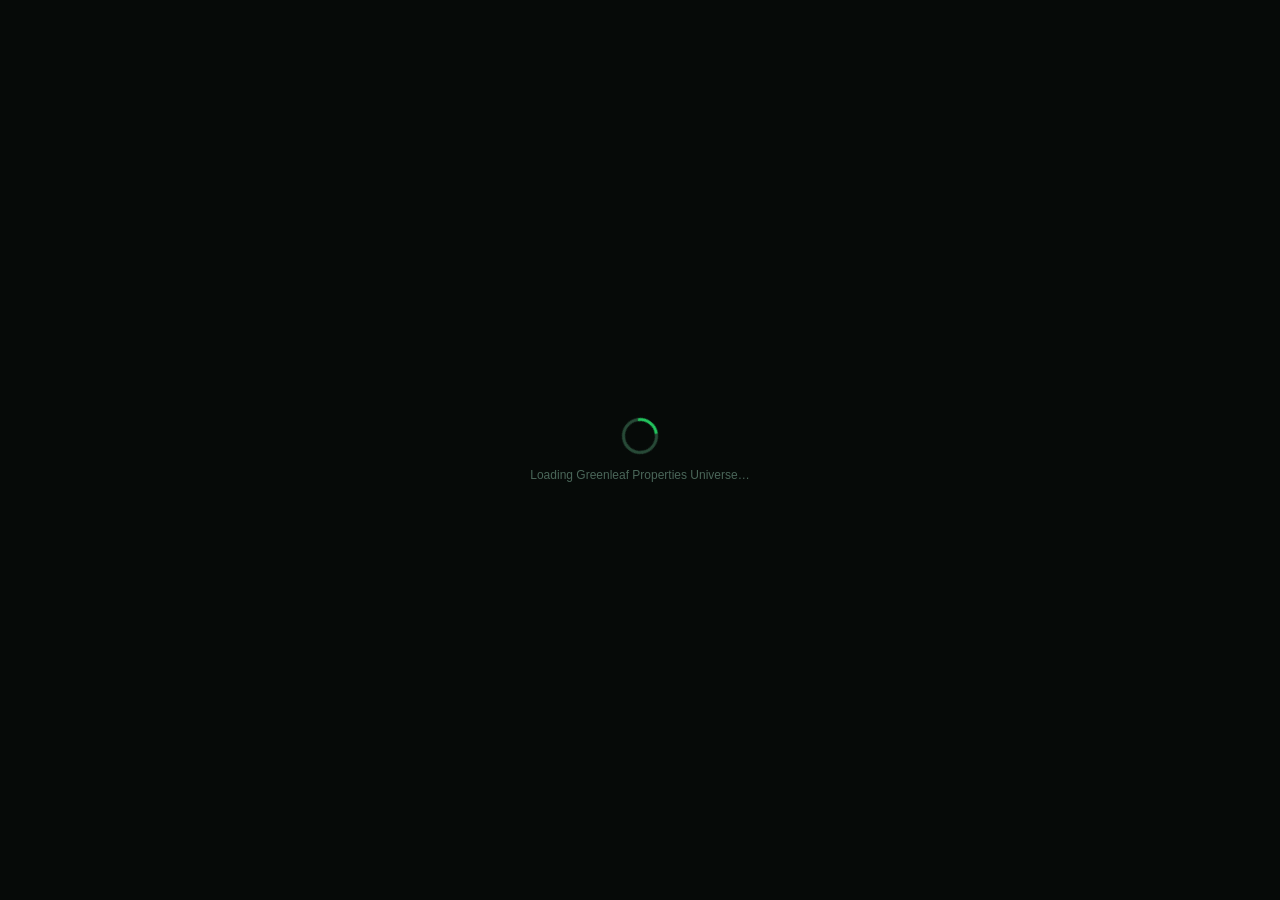
<file: index.html>
<!DOCTYPE html>
<html lang="en">
<head>
  <meta charset="UTF-8" />
  <meta http-equiv="refresh" content="0; url=greenleaf-visualization/" />
  <title>Greenleaf Properties · OpenClaw Universe</title>
</head>
<body></body>
</html>
</file>
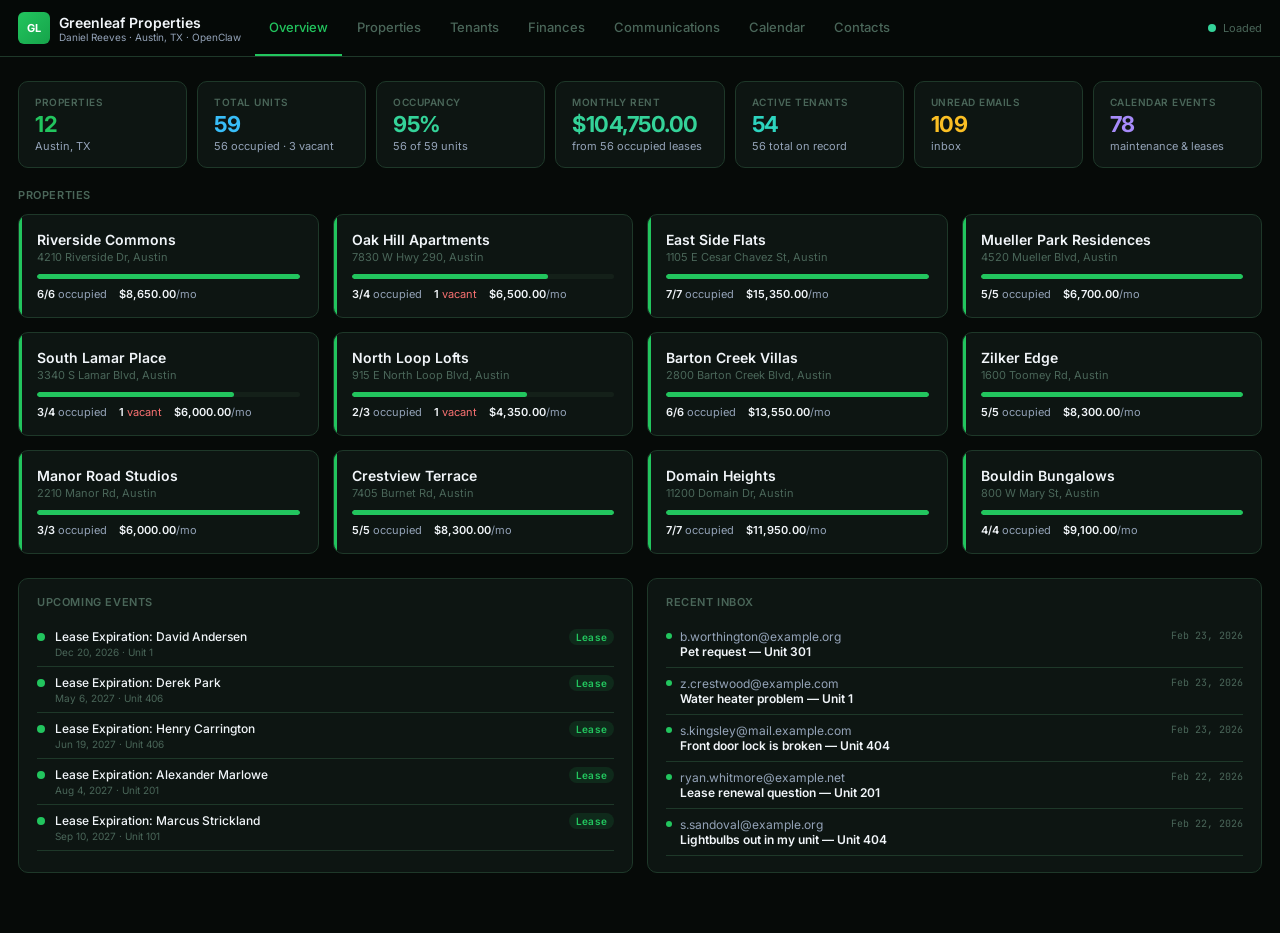
<file: greenleaf-visualization/index.html>
<!DOCTYPE html>
<html lang="en">
<head>
  <meta charset="UTF-8" />
  <meta name="viewport" content="width=device-width, initial-scale=1.0" />
  <title>Greenleaf Properties - OpenClaw Universe</title>
  <link rel="preconnect" href="https://fonts.googleapis.com" />
  <link href="https://fonts.googleapis.com/css2?family=Inter:wght@300;400;500;600;700&family=JetBrains+Mono:wght@400;500&display=swap" rel="stylesheet" />
  <link rel="stylesheet" href="css/style.css" />
</head>
<body>

  <!-- ══ HEADER ══ -->
  <header class="header">
    <div class="header-inner">
      <div class="brand">
        <div class="brand-logo">GL</div>
        <div class="brand-name">
          <span>Greenleaf Properties</span>
          <small>Daniel Reeves · Austin, TX · OpenClaw</small>
        </div>
      </div>

      <nav class="tabs">
        <button class="tab active" data-tab="overview">Overview</button>
        <button class="tab" data-tab="properties">Properties</button>
        <button class="tab" data-tab="tenants">Tenants</button>
        <button class="tab" data-tab="finances">Finances</button>
        <button class="tab" data-tab="communications">Communications</button>
        <button class="tab" data-tab="calendar">Calendar</button>
        <button class="tab" data-tab="contacts">Contacts</button>
      </nav>

      <div class="hdr-right">
        <span class="pulse-dot loading" id="status-dot"></span>
        <span class="status-text" id="status-text">Loading…</span>
      </div>
    </div>
  </header>

  <!-- ══ MAIN ══ -->
  <main class="main">

    <section class="page active" id="page-overview">
      <div id="overview-content"></div>
    </section>

    <section class="page" id="page-properties">
      <div class="page-title"><h2>Properties</h2><p>12 properties · 59 units · Austin, TX</p></div>
      <div id="properties-content"></div>
    </section>

    <section class="page" id="page-tenants">
      <div class="page-title"><h2>Tenants</h2><p>Active leases · Contact info · Lease details</p></div>
      <div id="tenants-content"></div>
    </section>

    <section class="page" id="page-finances">
      <div class="page-title"><h2>Finances</h2><p>Rent roll · Stripe products &amp; pricing</p></div>
      <div class="sub-tabs">
        <button class="sub-tab active" data-subtab="fin-rentroll">Rent Roll</button>
        <button class="sub-tab" data-subtab="fin-products">Products &amp; Pricing</button>
      </div>
      <div id="fin-rentroll" class="sub-page active"></div>
      <div id="fin-products" class="sub-page"></div>
    </section>

    <section class="page" id="page-communications">
      <div class="page-title"><h2>Communications</h2><p>Email · manager@greenleafproperties.example.com</p></div>
      <div id="communications-content"></div>
    </section>

    <section class="page" id="page-calendar">
      <div class="page-title"><h2>Calendar</h2><p>Maintenance · Lease events</p></div>
      <div id="calendar-content"></div>
    </section>

    <section class="page" id="page-contacts">
      <div class="page-title"><h2>Contacts</h2><p>Tenants · Contractors · Property manager</p></div>
      <div id="contacts-content"></div>
    </section>

  </main>

  <!-- ══ MODAL ══ -->
  <div id="modal-overlay" class="modal-overlay hidden" onclick="handleModalClick(event)">
    <div class="modal-box">
      <div class="modal-header">
        <div class="modal-header-left">
          <span class="modal-badge" id="modal-badge"></span>
          <span class="modal-title" id="modal-title"></span>
        </div>
        <button class="modal-close" onclick="closeModal()">✕</button>
      </div>
      <div class="modal-body" id="modal-body"></div>
    </div>
  </div>

  <!-- ══ LOADING ══ -->
  <div id="loading-overlay" class="loading-overlay">
    <div class="loader-box">
      <div class="spinner"></div>
      <p id="load-status">Loading Greenleaf Properties Universe…</p>
    </div>
  </div>

  <script src="js/overview.js"></script>
  <script src="js/properties.js"></script>
  <script src="js/tenants.js"></script>
  <script src="js/finances.js"></script>
  <script src="js/communications.js"></script>
  <script src="js/calendar.js"></script>
  <script src="js/contacts.js"></script>
  <script src="js/app.js"></script>
</body>
</html>
</file>
<file: greenleaf-visualization/css/style.css>
/* ═══════════════════════════════════════════════
   Greenleaf Properties · OpenClaw Universe
   Property Management Visualizer
═══════════════════════════════════════════════ */

:root {
  --bg:       #060a08;
  --surface:  #0d1512;
  --surface2: #142019;
  --surface3: #1a2820;
  --border:   #1e3829;
  --border2:  #274a37;

  --green:   #22c55e;
  --emerald: #34d399;
  --teal:    #2dd4bf;
  --amber:   #fbbf24;
  --rose:    #f87171;
  --violet:  #a78bfa;
  --sky:     #38bdf8;
  --orange:  #f97316;
  --indigo:  #818cf8;

  --text:  #f1f5f9;
  --text2: #94a3b8;
  --text3: #4a6659;
  --text4: #2e4a3e;

  --radius:    10px;
  --radius-sm: 6px;
  --font: 'Inter', -apple-system, sans-serif;
  --mono: 'JetBrains Mono', 'Fira Code', monospace;
}

*, *::before, *::after { box-sizing: border-box; margin: 0; padding: 0; }
html { font-size: 14px; scroll-behavior: smooth; }
body { font-family: var(--font); background: var(--bg); color: var(--text); min-height: 100vh; overflow-x: hidden; }
::-webkit-scrollbar { width: 5px; height: 5px; }
::-webkit-scrollbar-track { background: var(--bg); }
::-webkit-scrollbar-thumb { background: var(--border2); border-radius: 3px; }

/* ─── HEADER ─── */
.header {
  position: sticky; top: 0; z-index: 100;
  background: rgba(6,10,8,0.96); backdrop-filter: blur(16px);
  border-bottom: 1px solid var(--border);
}
.header-inner {
  max-width: 1500px; margin: 0 auto; padding: 0 18px;
  height: 56px; display: flex; align-items: center; gap: 14px;
}
.brand { display: flex; align-items: center; gap: 9px; flex-shrink: 0; }
.brand-logo {
  width: 32px; height: 32px;
  background: linear-gradient(135deg, #22c55e, #16a34a);
  border-radius: var(--radius-sm);
  display: flex; align-items: center; justify-content: center;
  font-weight: 700; font-size: 11px; color: #fff;
}
.brand-name span { font-weight: 600; font-size: 14px; }
.brand-name small { display: block; font-size: 10px; color: var(--text2); }

/* ─── TABS ─── */
.tabs { display: flex; gap: 1px; flex: 1; overflow-x: auto; }
.tabs::-webkit-scrollbar { height: 0; }
.tab {
  padding: 0 14px; height: 56px;
  background: none; border: none; border-bottom: 2px solid transparent;
  color: var(--text3); font-family: var(--font); font-size: 13px;
  font-weight: 500; cursor: pointer; white-space: nowrap;
  transition: color 0.15s, border-color 0.15s;
}
.tab:hover { color: var(--text2); }
.tab.active { color: var(--green); border-bottom-color: var(--green); }

/* ─── STATUS ─── */
.hdr-right { display: flex; align-items: center; gap: 7px; flex-shrink: 0; }
.pulse-dot {
  width: 8px; height: 8px; border-radius: 50%;
  background: var(--emerald);
  box-shadow: 0 0 0 0 rgba(52,211,153,0.4);
  animation: pulse 2s infinite;
}
.pulse-dot.loading { background: var(--amber); animation: none; }
@keyframes pulse {
  0%   { box-shadow: 0 0 0 0 rgba(52,211,153,0.4); }
  70%  { box-shadow: 0 0 0 6px rgba(52,211,153,0); }
  100% { box-shadow: 0 0 0 0 rgba(52,211,153,0); }
}
.status-text { font-size: 11px; color: var(--text3); }

/* ─── LAYOUT ─── */
.main { max-width: 1500px; margin: 0 auto; padding: 24px 18px 60px; }
.page { display: none; }
.page.active { display: block; animation: fadeIn 0.2s ease; }
@keyframes fadeIn { from { opacity: 0; transform: translateY(3px); } to { opacity: 1; transform: none; } }
.page-title { margin-bottom: 20px; }
.page-title h2 { font-size: 20px; font-weight: 600; margin-bottom: 4px; }
.page-title p { font-size: 12px; color: var(--text2); }

/* ─── SUB TABS ─── */
.sub-tabs {
  display: flex; gap: 2px; margin-bottom: 18px;
  background: var(--surface); border: 1px solid var(--border);
  border-radius: var(--radius); padding: 3px; width: fit-content;
}
.sub-tab {
  padding: 6px 14px; border-radius: 7px; background: none; border: none;
  color: var(--text3); font-family: var(--font); font-size: 12px;
  font-weight: 500; cursor: pointer; transition: background 0.15s, color 0.15s;
}
.sub-tab:hover { color: var(--text2); }
.sub-tab.active { background: var(--surface3); color: var(--green); }
.sub-page { display: none; }
.sub-page.active { display: block; }

/* ─── EXPLORER BAR ─── */
.explorer-bar { display: flex; align-items: center; gap: 8px; margin-bottom: 14px; flex-wrap: wrap; }
.ex-search {
  flex: 1; min-width: 200px; max-width: 340px;
  padding: 7px 11px; background: var(--surface2);
  border: 1px solid var(--border2); border-radius: var(--radius-sm);
  color: var(--text); font-family: var(--font); font-size: 12px; outline: none;
  transition: border-color 0.15s;
}
.ex-search:focus { border-color: var(--green); }
.ex-search::placeholder { color: var(--text3); }
.ex-filter {
  padding: 7px 9px; background: var(--surface2); border: 1px solid var(--border2);
  border-radius: var(--radius-sm); color: var(--text); font-family: var(--font);
  font-size: 12px; outline: none; cursor: pointer;
}
.ex-count { font-size: 11px; color: var(--text3); margin-left: auto; white-space: nowrap; }

/* ─── KPI TILES ─── */
.kpi-row { display: grid; grid-template-columns: repeat(auto-fill, minmax(155px,1fr)); gap: 10px; margin-bottom: 20px; }
.kpi-tile {
  background: var(--surface); border: 1px solid var(--border);
  border-radius: var(--radius); padding: 14px 16px;
}
.kpi-label { font-size: 10px; color: var(--text3); text-transform: uppercase; letter-spacing: 0.5px; font-weight: 600; }
.kpi-value { font-size: 22px; font-weight: 700; letter-spacing: -0.5px; margin-top: 5px; line-height: 1; }
.kpi-sub   { font-size: 11px; color: var(--text2); margin-top: 4px; }

/* ─── CARDS / GRID ─── */
.card {
  background: var(--surface); border: 1px solid var(--border);
  border-radius: var(--radius); padding: 16px 18px;
}
.card h4 {
  font-size: 11px; font-weight: 600; color: var(--text3);
  text-transform: uppercase; letter-spacing: 0.6px; margin-bottom: 12px;
}
.grid-2 { display: grid; grid-template-columns: 1fr 1fr; gap: 14px; }
@media (max-width: 860px) { .grid-2 { grid-template-columns: 1fr; } }
.grid-3 { display: grid; grid-template-columns: repeat(auto-fill, minmax(280px,1fr)); gap: 14px; }

/* ─── PROPERTY CARDS ─── */
.property-card {
  background: var(--surface); border: 1px solid var(--border);
  border-radius: var(--radius); padding: 16px 18px;
  cursor: pointer; transition: border-color 0.15s, box-shadow 0.15s;
  position: relative; overflow: hidden;
}
.property-card::before {
  content: ''; position: absolute; top: 0; left: 0;
  width: 3px; height: 100%; background: var(--green);
}
.property-card:hover { border-color: var(--border2); box-shadow: 0 4px 20px rgba(34,197,94,0.06); }
.pc-name { font-size: 14px; font-weight: 600; color: var(--text); margin-bottom: 2px; }
.pc-address { font-size: 11px; color: var(--text3); margin-bottom: 10px; }
.pc-occ-bar { height: 5px; background: var(--surface2); border-radius: 3px; margin-bottom: 8px; overflow: hidden; }
.pc-occ-fill { height: 100%; background: var(--green); border-radius: 3px; transition: width 0.4s; }
.pc-stats { display: flex; gap: 12px; flex-wrap: wrap; }
.pc-stat { font-size: 11px; color: var(--text2); }
.pc-stat strong { color: var(--text); font-weight: 600; }

/* ─── SECTION LABEL ─── */
.section-label {
  font-size: 11px; font-weight: 600; text-transform: uppercase;
  letter-spacing: 0.6px; color: var(--text3);
}

/* ─── EMPTY STATE ─── */
.empty-state { padding: 40px 20px; text-align: center; color: var(--text3); font-size: 13px; }

/* ─── TABLES ─── */
.table-wrap { border: 1px solid var(--border); border-radius: var(--radius); overflow-x: auto; }
table { width: 100%; border-collapse: collapse; font-size: 12px; }
thead { position: sticky; top: 0; z-index: 1; }
th {
  padding: 9px 12px; background: var(--surface2); border-bottom: 1px solid var(--border2);
  text-align: left; font-size: 10px; font-weight: 600;
  text-transform: uppercase; letter-spacing: 0.6px; color: var(--text3);
  white-space: nowrap;
}
td { padding: 9px 12px; border-bottom: 1px solid var(--border); color: var(--text2); vertical-align: middle; }
tbody tr:last-child td { border-bottom: none; }
tbody tr.clickable { cursor: pointer; }
tbody tr.clickable:hover td { background: var(--surface2); color: var(--text); }
.dim  { color: var(--text3); }
.mono { font-family: var(--mono); font-size: 11px; }
.pos  { color: var(--emerald); font-weight: 600; }
.neg  { color: var(--rose); font-weight: 600; }

/* ─── BADGES ─── */
.badge {
  display: inline-flex; align-items: center;
  padding: 2px 7px; border-radius: 10px;
  font-size: 10px; font-weight: 600; letter-spacing: 0.2px; white-space: nowrap;
}
.badge-occupied  { background: rgba(34,197,94,0.12);   color: var(--green); }
.badge-vacant    { background: rgba(248,113,113,0.12);  color: var(--rose); }
.badge-active    { background: rgba(34,197,94,0.12);    color: var(--green); }
.badge-expired   { background: rgba(248,113,113,0.12);  color: var(--rose); }
.badge-maint     { background: rgba(56,189,248,0.12);   color: var(--sky); }
.badge-lease     { background: rgba(34,197,94,0.12);    color: var(--green); }
.badge-amber     { background: rgba(251,191,36,0.12);   color: var(--amber); }
.badge-violet    { background: rgba(167,139,250,0.12);  color: var(--violet); }
.badge-sky       { background: rgba(56,189,248,0.12);   color: var(--sky); }
.badge-green     { background: rgba(34,197,94,0.12);    color: var(--green); }
.badge-teal      { background: rgba(45,212,191,0.12);   color: var(--teal); }
.badge-orange    { background: rgba(249,115,22,0.12);   color: var(--orange); }

/* ─── PAGINATION ─── */
.pagination { display: flex; align-items: center; gap: 5px; padding: 12px 0; flex-wrap: wrap; }
.page-btn {
  padding: 4px 10px; background: var(--surface2); border: 1px solid var(--border2);
  border-radius: var(--radius-sm); color: var(--text2); font-size: 11px;
  cursor: pointer; font-family: var(--font); transition: all 0.12s;
}
.page-btn:hover:not(:disabled) { background: var(--surface3); color: var(--text); }
.page-btn:disabled { opacity: 0.35; cursor: not-allowed; }
.page-btn.active { border-color: var(--green); color: var(--green); }

/* ─── MODAL ─── */
.modal-overlay {
  position: fixed; inset: 0;
  background: rgba(0,0,0,0.72); backdrop-filter: blur(6px);
  z-index: 500; display: flex; align-items: flex-start; justify-content: center;
  padding: 36px 16px 40px; overflow-y: auto;
}
.modal-overlay.hidden { display: none; }
.modal-box {
  background: var(--surface); border: 1px solid var(--border2);
  border-radius: 14px; width: 100%; max-width: 900px;
  box-shadow: 0 32px 96px rgba(0,0,0,0.7); overflow: hidden; flex-shrink: 0;
}
.modal-header {
  display: flex; justify-content: space-between; align-items: center;
  padding: 16px 20px; background: var(--surface2);
  border-bottom: 1px solid var(--border);
}
.modal-header-left { display: flex; flex-direction: column; gap: 3px; }
.modal-badge { font-size: 9px; font-weight: 700; text-transform: uppercase; letter-spacing: 0.9px; color: var(--green); }
.modal-title { font-size: 16px; font-weight: 600; letter-spacing: -0.3px; }
.modal-close {
  background: transparent; border: none; color: var(--text3);
  cursor: pointer; font-size: 18px; padding: 2px 6px;
  border-radius: 4px; transition: all 0.15s; line-height: 1;
}
.modal-close:hover { color: var(--text); background: var(--surface3); }
.modal-body { padding: 20px; max-height: 78vh; overflow-y: auto; }

/* ─── MODAL FIELD GRID ─── */
.mf-grid { display: grid; grid-template-columns: 1fr 1fr; gap: 10px; }
.mf-full { grid-column: 1 / -1; }
.mf-item {
  background: var(--surface2); border: 1px solid var(--border);
  border-radius: var(--radius-sm); padding: 10px 12px;
}
.mf-item label {
  display: block; font-size: 9px; font-weight: 700;
  text-transform: uppercase; letter-spacing: 0.7px;
  color: var(--text3); margin-bottom: 4px;
}
.mf-item .val { font-size: 13px; color: var(--text); }
.mf-sep { border-top: 1px solid var(--border); margin: 14px 0; }

/* ─── OCCUPANCY PROGRESS ─── */
.occ-bar-wrap { display: flex; align-items: center; gap: 10px; }
.occ-bar-track { flex: 1; height: 6px; background: var(--surface2); border-radius: 3px; overflow: hidden; }
.occ-bar-fill  { height: 100%; border-radius: 3px; }

/* ─── EMAIL ─── */
.email-item {
  background: var(--surface); border: 1px solid var(--border);
  border-radius: var(--radius); margin-bottom: 6px; overflow: hidden;
}
.email-header {
  display: flex; align-items: center; gap: 10px; padding: 11px 14px;
  cursor: pointer; transition: background 0.12s;
}
.email-header:hover { background: var(--surface2); }
.email-unread-dot { width: 6px; height: 6px; border-radius: 50%; background: var(--green); flex-shrink: 0; }
.email-read-dot   { width: 6px; height: 6px; border-radius: 50%; background: transparent; flex-shrink: 0; }
.email-from    { font-size: 12px; font-weight: 600; color: var(--text); width: 180px; flex-shrink: 0; overflow: hidden; text-overflow: ellipsis; white-space: nowrap; }
.email-subject { font-size: 12px; color: var(--text2); flex: 1; overflow: hidden; text-overflow: ellipsis; white-space: nowrap; }
.email-date    { font-size: 11px; color: var(--text3); font-family: var(--mono); flex-shrink: 0; }
.email-body { display: none; padding: 14px 16px; border-top: 1px solid var(--border); font-size: 12px; color: var(--text2); line-height: 1.7; white-space: pre-wrap; background: var(--surface2); }
.email-body.open { display: block; }

/* ─── CALENDAR ─── */
.cal-filter-bar { display: flex; gap: 8px; margin-bottom: 14px; flex-wrap: wrap; align-items: center; }
.cal-shell { background: var(--surface); border: 1px solid var(--border); border-radius: var(--radius); overflow: hidden; }
.cal-nav { display: flex; align-items: center; justify-content: space-between; padding: 14px 16px; border-bottom: 1px solid var(--border); }
.cal-nav-btn {
  background: var(--surface2); border: 1px solid var(--border2);
  border-radius: var(--radius-sm); color: var(--text2);
  padding: 5px 12px; cursor: pointer; font-size: 15px; transition: all 0.12s;
}
.cal-nav-btn:hover { background: var(--surface3); color: var(--text); }
.cal-month-title { font-size: 15px; font-weight: 700; }
.cal-month-sub   { font-size: 11px; color: var(--text3); text-align: center; }
.cal-weekdays { display: grid; grid-template-columns: repeat(7,1fr); background: var(--surface2); border-bottom: 1px solid var(--border); }
.cal-weekday  { padding: 6px; text-align: center; font-size: 10px; font-weight: 700; text-transform: uppercase; letter-spacing: 0.5px; color: var(--text3); }
.cal-grid     { display: grid; grid-template-columns: repeat(7,1fr); }
.cal-cell {
  min-height: 80px; padding: 4px;
  border-right: 1px solid var(--border); border-bottom: 1px solid var(--border);
  border-top: none; border-left: none;
  background: var(--surface); cursor: pointer; text-align: left;
  transition: background 0.12s; font-family: var(--font); outline: none;
}
.cal-cell:hover { background: var(--surface2); }
.cal-cell.other-month { background: var(--surface2); }
.cal-cell.selected { background: rgba(34,197,94,0.07); outline: 2px solid var(--green); outline-offset: -2px; }
.cal-cell-num { font-size: 12px; font-weight: 600; padding: 2px 4px; color: var(--text); }
.cal-cell.other-month .cal-cell-num { color: var(--text4); }
.cal-event-chip {
  font-size: 9px; border-radius: 2px; padding: 1px 3px;
  overflow: hidden; text-overflow: ellipsis; white-space: nowrap;
  max-width: 100%; cursor: pointer; display: block; margin-bottom: 1px;
}
.cal-more { font-size: 9px; color: var(--text3); padding: 0 4px; }
.cal-agenda { padding: 14px 16px; border-top: 1px solid var(--border); }
.cal-agenda-title { font-size: 11px; font-weight: 600; text-transform: uppercase; letter-spacing: 0.6px; color: var(--text3); margin-bottom: 10px; }
.cal-agenda-item { display: flex; gap: 10px; align-items: flex-start; padding: 9px 0; border-bottom: 1px solid var(--border); cursor: pointer; }
.cal-agenda-item:last-child { border-bottom: none; }
.cal-agenda-dot { width: 8px; height: 8px; border-radius: 50%; flex-shrink: 0; margin-top: 4px; }
.cal-agenda-item-title { font-size: 13px; font-weight: 500; color: var(--text); }
.cal-agenda-meta { font-size: 11px; color: var(--text3); margin-top: 2px; }
.cal-agenda-desc { font-size: 11px; color: var(--text2); margin-top: 2px; white-space: pre-line; }

/* ─── CONTACT CARDS ─── */
.contact-grid { display: grid; grid-template-columns: repeat(auto-fill, minmax(240px,1fr)); gap: 12px; }
.contact-card {
  background: var(--surface); border: 1px solid var(--border);
  border-radius: var(--radius); padding: 14px 16px;
  cursor: pointer; transition: border-color 0.15s;
}
.contact-card:hover { border-color: var(--border2); }
.contact-avatar {
  width: 36px; height: 36px; border-radius: 50%;
  display: flex; align-items: center; justify-content: center;
  font-size: 13px; font-weight: 700; margin-bottom: 8px; flex-shrink: 0;
}
.contact-name  { font-size: 13px; font-weight: 600; color: var(--text); }
.contact-role  { font-size: 11px; color: var(--text3); margin-top: 2px; }
.contact-email { font-size: 11px; color: var(--text2); margin-top: 6px; overflow: hidden; text-overflow: ellipsis; white-space: nowrap; }

/* ─── LOADING OVERLAY ─── */
.loading-overlay {
  position: fixed; inset: 0; background: var(--bg);
  display: flex; align-items: center; justify-content: center; z-index: 999;
}
.loader-box { text-align: center; }
.spinner {
  width: 36px; height: 36px; border: 3px solid var(--border2);
  border-top-color: var(--green); border-radius: 50%;
  animation: spin 0.8s linear infinite; margin: 0 auto 14px;
}
@keyframes spin { to { transform: rotate(360deg); } }
.loader-box p { font-size: 12px; color: var(--text3); }
</file>
